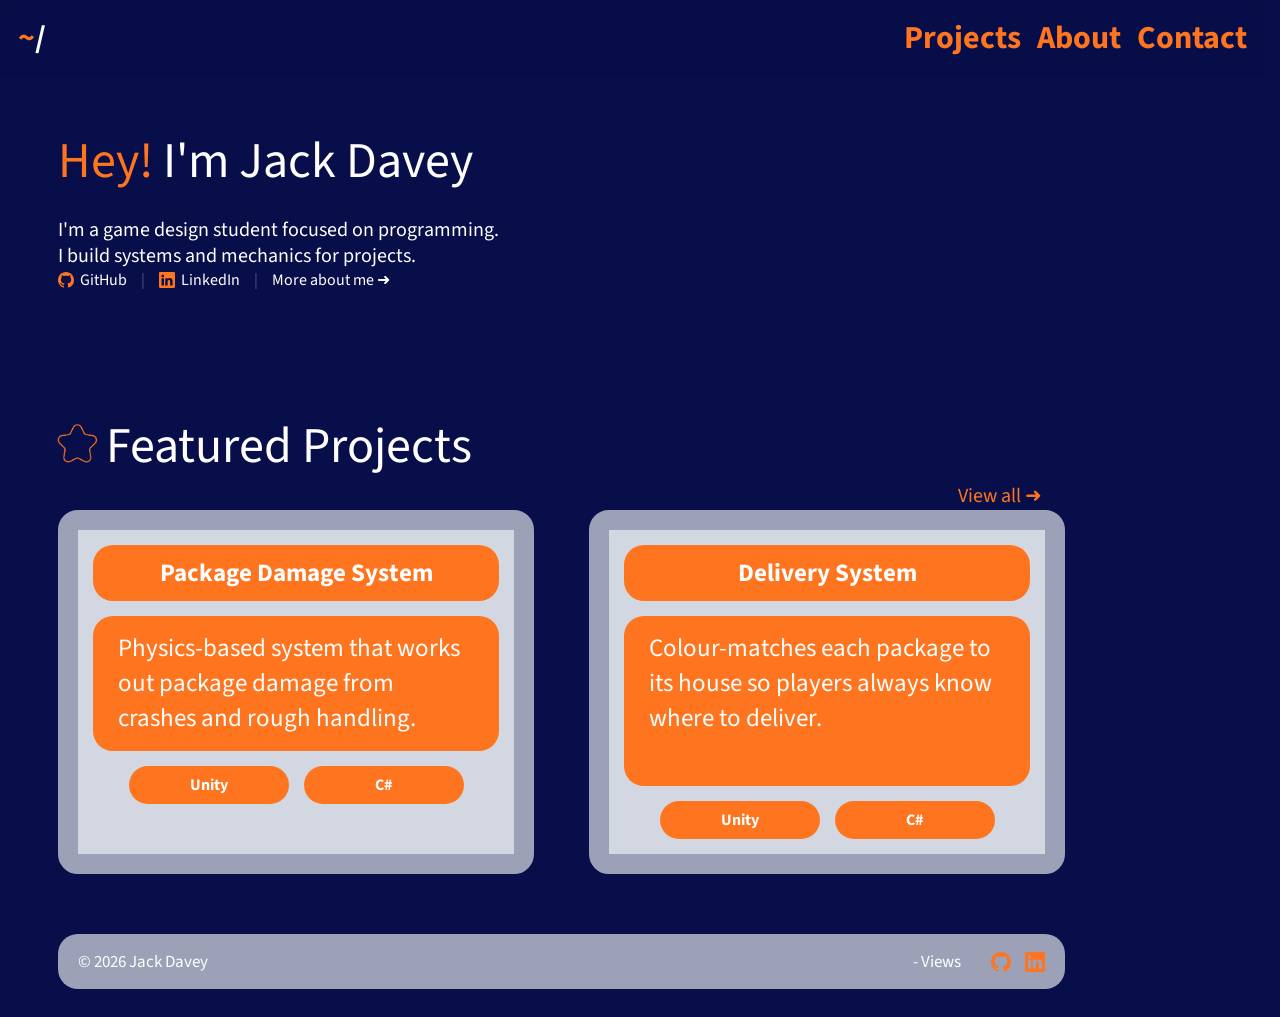
<file: index.html>
<!DOCTYPE html>
<html>
<head>
  <link rel="preconnect" href="https://fonts.googleapis.com">
  <link rel="preconnect" href="https://fonts.gstatic.com" crossorigin>
  <link href="https://fonts.googleapis.com/css2?family=Source+Sans+3:wght@400;600;700&display=swap" rel="stylesheet">
  <link rel="stylesheet" href="Style.css">
  <script src="script.js" defer></script>
</head>
<body>

  <h1>
    <a href="index.html" class="home-link"><span class="highlight-text">~</span></a>/
    <span class="highlight-text alignRight word-spacing">
      <a href="Projects.html">Projects</a>
      <a href="About.html">About</a>
      <a href="Contact.html" class="custom-link">Contact</a>
    </span>
  </h1>

  <p class="tight-spacing"><span class="highlight-text">Hey!</span> I'm Jack Davey</p>

  <p class="text">
    I'm a game design student focused on programming.<br>
    I build systems and mechanics for projects.
  </p>

  <div class="about-socials intro-socials">
    <a href="https://github.com/Min3scon" class="about-social" target="_blank">
      <svg viewBox="0 0 16 16" fill="currentColor"><path d="M8 0C3.58 0 0 3.58 0 8c0 3.54 2.29 6.53 5.47 7.59.4.07.55-.17.55-.38 0-.19-.01-.82-.01-1.49-2.01.37-2.53-.49-2.69-.94-.09-.23-.48-.94-.82-1.13-.28-.15-.68-.52-.01-.53.63-.01 1.08.58 1.23.82.72 1.21 1.87.87 2.33.66.07-.52.28-.87.51-1.07-1.78-.2-3.64-.89-3.64-3.95 0-.87.31-1.59.82-2.15-.08-.2-.36-1.02.08-2.12 0 0 .67-.21 2.2.82.64-.18 1.32-.27 2-.27.68 0 1.36.09 2 .27 1.53-1.04 2.2-.82 2.2-.82.44 1.1.16 1.92.08 2.12.51.56.82 1.27.82 2.15 0 3.07-1.87 3.75-3.65 3.95.29.25.54.73.54 1.48 0 1.07-.01 1.93-.01 2.2 0 .21.15.46.55.38A8.013 8.013 0 0016 8c0-4.42-3.58-8-8-8z"/></svg>
      <span>GitHub</span>
    </a>
    <span class="about-divider">|</span>
    <a href="https://www.linkedin.com/in/jack-davey-6a9564252/" class="about-social" target="_blank">
      <svg viewBox="0 0 16 16" fill="currentColor"><path d="M0 1.146C0 .513.526 0 1.175 0h13.65C15.474 0 16 .513 16 1.146v13.708c0 .633-.526 1.146-1.175 1.146H1.175C.526 16 0 15.487 0 14.854V1.146zm4.943 12.248V6.169H2.542v7.225h2.401zm-1.2-8.212c.837 0 1.358-.554 1.358-1.248-.015-.709-.52-1.248-1.342-1.248-.822 0-1.359.54-1.359 1.248 0 .694.521 1.248 1.327 1.248h.016zm4.908 8.212V9.359c0-.216.016-.432.08-.586.173-.431.568-.878 1.232-.878.869 0 1.216.662 1.216 1.634v3.865h2.401V9.25c0-2.22-1.184-3.252-2.764-3.252-1.274 0-1.845.7-2.165 1.193v.025h-.016a5.54 5.54 0 0 1 .016-.025V6.169h-2.4c.03.678 0 7.225 0 7.225h2.4z"/></svg>
      <span>LinkedIn</span>
    </a>
    <span class="about-divider">|</span>
    <a href="About.html" class="about-social">
      <span>More about me ➜</span>
    </a>
  </div>

  <p class="tight-spacing"><img src="Star.png" class="inline-icon"><span class="small">Featured Projects</span></p>

  <a href="Projects.html" style="text-decoration: none;">
    <p class="tight-spacing smalltext2 highlight-text">View all ➜</p>
  </a>

  <div class="box-container">

    <div class="box">
      <header class="box-header"><h2>Package Damage System</h2></header>
      <div class="box-inner">
        <p class="smalltext">Physics-based system that works out package damage from crashes and rough handling.</p>
      </div>
      <div class="pill-container">
        <div class="pill">Unity</div>
        <div class="pill">C#</div>
      </div>
    </div>

    <div class="box">
      <header class="box-header"><h2>Delivery System</h2></header>
      <div class="box-inner">
        <p class="smalltext">Colour-matches each package to its house so players always know where to deliver. ⠀⠀⠀⠀⠀⠀⠀⠀⠀⠀⠀</p>
      </div>
      <div class="pill-container">
        <div class="pill">Unity</div>
        <div class="pill">C#</div>
      </div>
    </div>

  </div>

  <footer class="footer">
    <div class="footer-left">
      <span>© 2026 Jack Davey</span>
    </div>
    <div class="footer-right">
      <span><span id="view-count">...</span> Views</span>
      <div class="about-socials">
        <a href="https://github.com/Min3scon" class="about-social" target="_blank" aria-label="GitHub">
          <svg viewBox="0 0 16 16" fill="currentColor"><path d="M8 0C3.58 0 0 3.58 0 8c0 3.54 2.29 6.53 5.47 7.59.4.07.55-.17.55-.38 0-.19-.01-.82-.01-1.49-2.01.37-2.53-.49-2.69-.94-.09-.23-.48-.94-.82-1.13-.28-.15-.68-.52-.01-.53.63-.01 1.08.58 1.23.82.72 1.21 1.87.87 2.33.66.07-.52.28-.87.51-1.07-1.78-.2-3.64-.89-3.64-3.95 0-.87.31-1.59.82-2.15-.08-.2-.36-1.02.08-2.12 0 0 .67-.21 2.2.82.64-.18 1.32-.27 2-.27.68 0 1.36.09 2 .27 1.53-1.04 2.2-.82 2.2-.82.44 1.1.16 1.92.08 2.12.51.56.82 1.27.82 2.15 0 3.07-1.87 3.75-3.65 3.95.29.25.54.73.54 1.48 0 1.07-.01 1.93-.01 2.2 0 .21.15.46.55.38A8.013 8.013 0 0016 8c0-4.42-3.58-8-8-8z"/></svg>
        </a>
        <a href="https://www.linkedin.com/in/jack-davey-6a9564252/" class="about-social" target="_blank" aria-label="LinkedIn">
          <svg viewBox="0 0 16 16" fill="currentColor"><path d="M0 1.146C0 .513.526 0 1.175 0h13.65C15.474 0 16 .513 16 1.146v13.708c0 .633-.526 1.146-1.175 1.146H1.175C.526 16 0 15.487 0 14.854V1.146zm4.943 12.248V6.169H2.542v7.225h2.401zm-1.2-8.212c.837 0 1.358-.554 1.358-1.248-.015-.709-.52-1.248-1.342-1.248-.822 0-1.359.54-1.359 1.248 0 .694.521 1.248 1.327 1.248h.016zm4.908 8.212V9.359c0-.216.016-.432.08-.586.173-.431.568-.878 1.232-.878.869 0 1.216.662 1.216 1.634v3.865h2.401V9.25c0-2.22-1.184-3.252-2.764-3.252-1.274 0-1.845.7-2.165 1.193v.025h-.016a5.54 5.54 0 0 1 .016-.025V6.169h-2.4c.03.678 0 7.225 0 7.225h2.4z"/></svg>
        </a>
      </div>
    </div>
  </footer>

</body>
</html>
</file>
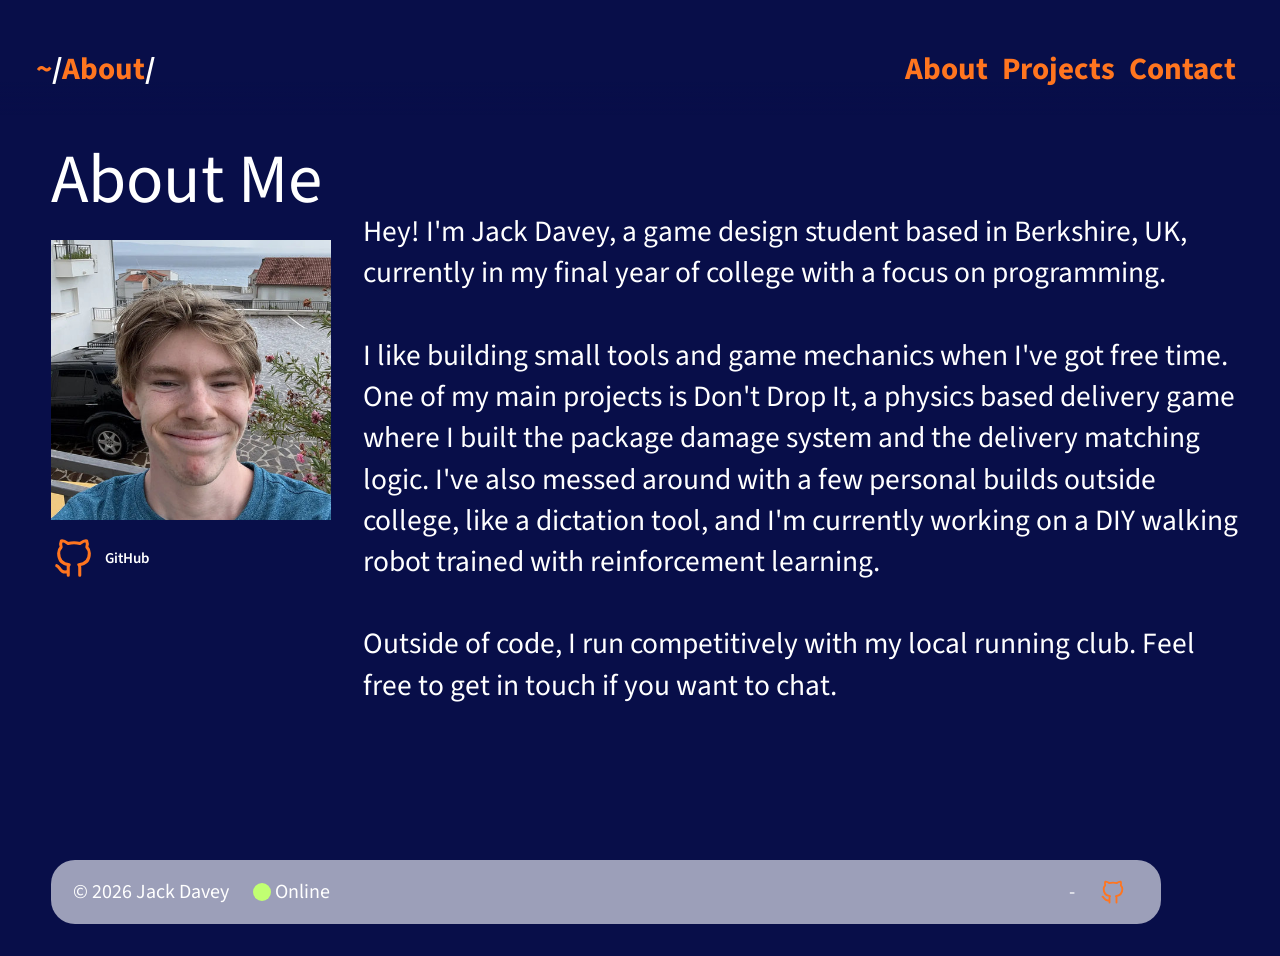
<file: about.html>
<!doctype html>
<html lang="en">
<head>
  <meta charset="utf-8">
  <meta name="viewport" content="width=device-width, initial-scale=1">
  <title>About | Jack Davey</title>
  <meta name="description" content="About Jack Davey, game design student focused on programming.">
  <link rel="stylesheet" href="styles.css">
</head>
<body>
  <header class="site-header">
    <a class="path" href="index.html" aria-label="Home"><span class="tilde">~</span>/<span class="segment">About</span>/</a>
    <nav class="nav"><a href="about.html">About</a><a href="projects.html">Projects</a><a href="contact.html">Contact</a></nav>
  </header>
  <main>
    <section class="about">
      <h1 class="page-title">About Me</h1>
      <div class="about-side">
        <img src="assets/jack.jpg" alt="Jack Davey" width="476" height="635">
        <a class="github-link" href="https://github.com/min3scon"><svg viewBox="0 0 24 24" fill="none" stroke="#ff751f" stroke-width="1.6" stroke-linecap="round" stroke-linejoin="round" aria-hidden="true"><path d="M9 19c-4.3 1.4-4.3-2.5-6-3m12 5v-3.5c0-1 .1-1.4-.5-2 2.8-.3 5.5-1.4 5.5-6a4.6 4.6 0 0 0-1.3-3.2 4.2 4.2 0 0 0-.1-3.2s-1.1-.3-3.5 1.3a12.3 12.3 0 0 0-6.2 0C6.5 2.8 5.4 3.1 5.4 3.1a4.2 4.2 0 0 0-.1 3.2A4.6 4.6 0 0 0 4 9.5c0 4.6 2.7 5.7 5.5 6-.6.6-.6 1.2-.5 2V21"/></svg>GitHub</a>
      </div>
      <div class="about-text">
        <p>Hey! I'm Jack Davey, a game design student based in Berkshire, UK, currently in my final year of college with a focus on programming.</p>
        <p>I like building small tools and game mechanics when I've got free time. One of my main projects is Don't Drop It, a physics based delivery game where I built the package damage system and the delivery matching logic. I've also messed around with a few personal builds outside college, like a dictation tool, and I'm currently working on a DIY walking robot trained with reinforcement learning.</p>
        <p>Outside of code, I run competitively with my local running club. Feel free to get in touch if you want to chat.</p>
      </div>
    </section>
  </main>
  <footer class="site-footer">
    <span>&copy; 2026 Jack Davey</span>
    <span class="online">Online</span>
    <span class="views" id="view-count">&mdash; Views</span>
    <a class="github-icon" href="https://github.com/min3scon" aria-label="GitHub"><svg viewBox="0 0 24 24" fill="none" stroke="#ff751f" stroke-width="1.6" stroke-linecap="round" stroke-linejoin="round" aria-hidden="true"><path d="M9 19c-4.3 1.4-4.3-2.5-6-3m12 5v-3.5c0-1 .1-1.4-.5-2 2.8-.3 5.5-1.4 5.5-6a4.6 4.6 0 0 0-1.3-3.2 4.2 4.2 0 0 0-.1-3.2s-1.1-.3-3.5 1.3a12.3 12.3 0 0 0-6.2 0C6.5 2.8 5.4 3.1 5.4 3.1a4.2 4.2 0 0 0-.1 3.2A4.6 4.6 0 0 0 4 9.5c0 4.6 2.7 5.7 5.5 6-.6.6-.6 1.2-.5 2V21"/></svg></a>
  </footer>
  <script src="script.js"></script>
  <script src="moon.js"></script>
</body>
</html>
</file>
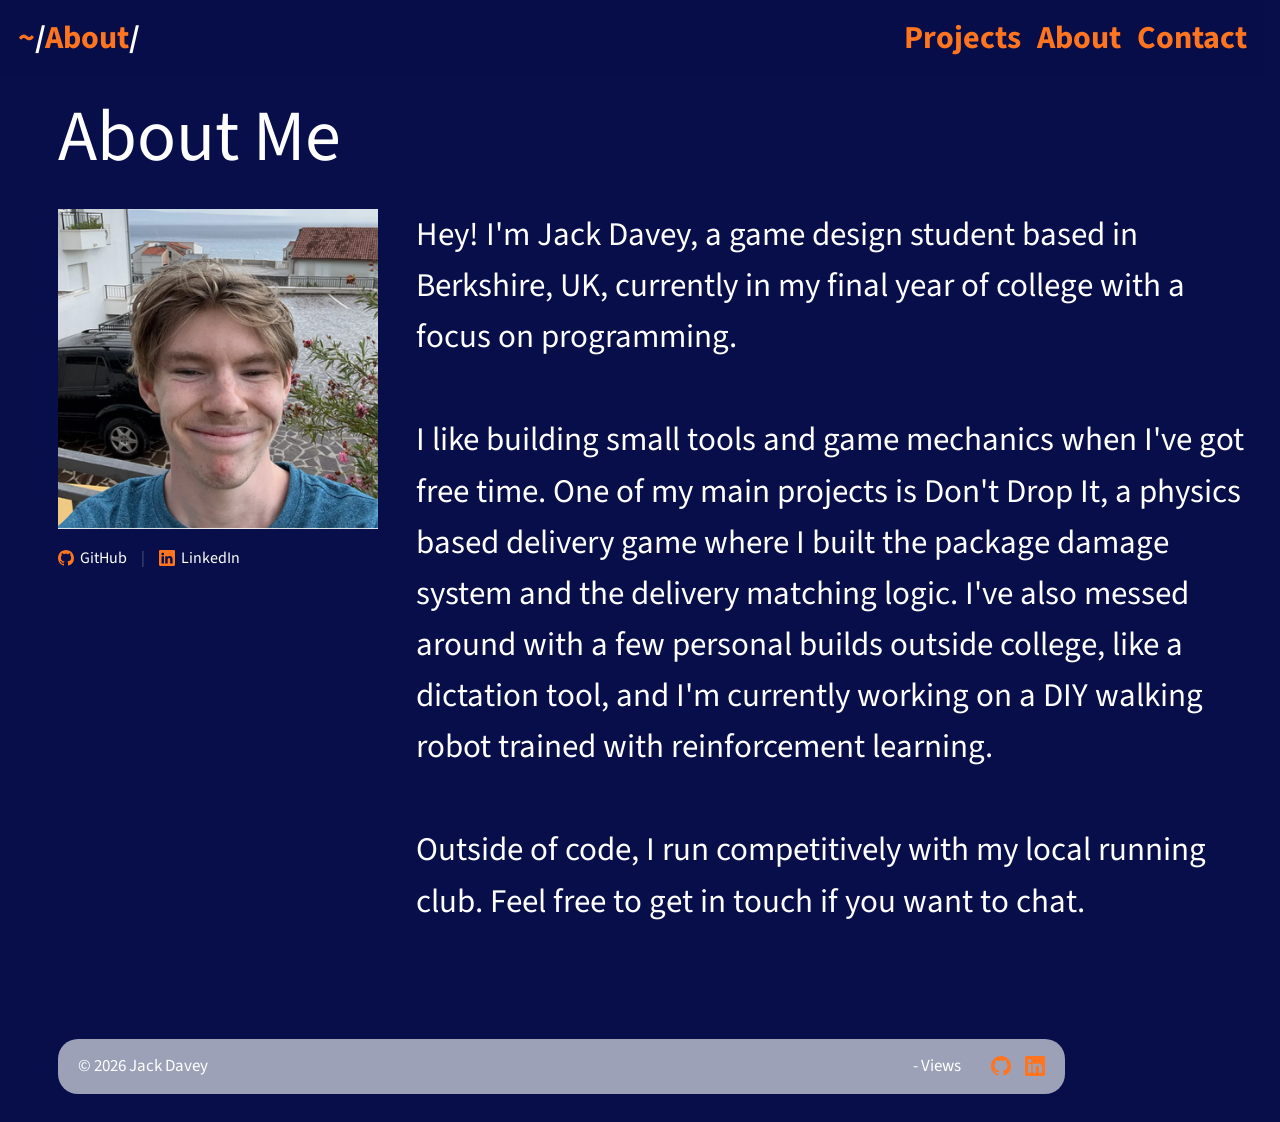
<file: About.html>
<!DOCTYPE html>
<html>
<head>
  <link rel="preconnect" href="https://fonts.googleapis.com">
  <link rel="preconnect" href="https://fonts.gstatic.com" crossorigin>
  <link href="https://fonts.googleapis.com/css2?family=Source+Sans+3:wght@400;600;700&display=swap" rel="stylesheet">
  <link rel="stylesheet" href="Style.css">
  <script src="script.js" defer></script>
</head>
<body>

  <h1>
    <a href="index.html" class="home-link"><span class="highlight-text">~</span></a>/<span class="highlight-text">About</span>/
    <span class="highlight-text alignRight word-spacing">
      <a href="Projects.html">Projects</a>
      <a href="About.html">About</a>
      <a href="Contact.html" class="custom-link">Contact</a>
    </span>
  </h1>

  <h2 class="about-title">About Me</h2>

  <div class="about-layout">

    <div class="about-side">
      <img src="pic.png" alt="Photo of Jack Davey" class="about-photo">
      <div class="about-socials">
        <a href="https://github.com/Min3scon" class="about-social" target="_blank">
          <svg viewBox="0 0 16 16" fill="currentColor"><path d="M8 0C3.58 0 0 3.58 0 8c0 3.54 2.29 6.53 5.47 7.59.4.07.55-.17.55-.38 0-.19-.01-.82-.01-1.49-2.01.37-2.53-.49-2.69-.94-.09-.23-.48-.94-.82-1.13-.28-.15-.68-.52-.01-.53.63-.01 1.08.58 1.23.82.72 1.21 1.87.87 2.33.66.07-.52.28-.87.51-1.07-1.78-.2-3.64-.89-3.64-3.95 0-.87.31-1.59.82-2.15-.08-.2-.36-1.02.08-2.12 0 0 .67-.21 2.2.82.64-.18 1.32-.27 2-.27.68 0 1.36.09 2 .27 1.53-1.04 2.2-.82 2.2-.82.44 1.1.16 1.92.08 2.12.51.56.82 1.27.82 2.15 0 3.07-1.87 3.75-3.65 3.95.29.25.54.73.54 1.48 0 1.07-.01 1.93-.01 2.2 0 .21.15.46.55.38A8.013 8.013 0 0016 8c0-4.42-3.58-8-8-8z"/></svg>
          <span>GitHub</span>
        </a>
        <span class="about-divider">|</span>
        <a href="https://www.linkedin.com/in/jack-davey-6a9564252/" class="about-social" target="_blank">
          <svg viewBox="0 0 16 16" fill="currentColor"><path d="M0 1.146C0 .513.526 0 1.175 0h13.65C15.474 0 16 .513 16 1.146v13.708c0 .633-.526 1.146-1.175 1.146H1.175C.526 16 0 15.487 0 14.854V1.146zm4.943 12.248V6.169H2.542v7.225h2.401zm-1.2-8.212c.837 0 1.358-.554 1.358-1.248-.015-.709-.52-1.248-1.342-1.248-.822 0-1.359.54-1.359 1.248 0 .694.521 1.248 1.327 1.248h.016zm4.908 8.212V9.359c0-.216.016-.432.08-.586.173-.431.568-.878 1.232-.878.869 0 1.216.662 1.216 1.634v3.865h2.401V9.25c0-2.22-1.184-3.252-2.764-3.252-1.274 0-1.845.7-2.165 1.193v.025h-.016a5.54 5.54 0 0 1 .016-.025V6.169h-2.4c.03.678 0 7.225 0 7.225h2.4z"/></svg>
          <span>LinkedIn</span>
        </a>
      </div>
    </div>

    <div class="about-text">
      <p>Hey! I'm Jack Davey, a game design student based in Berkshire, UK, currently in my final year of college with a focus on programming.</p>
      <p>I like building small tools and game mechanics when I've got free time. One of my main projects is Don't Drop It, a physics based delivery game where I built the package damage system and the delivery matching logic. I've also messed around with a few personal builds outside college, like a dictation tool, and I'm currently working on a DIY walking robot trained with reinforcement learning.</p>
      <p>Outside of code, I run competitively with my local running club. Feel free to get in touch if you want to chat.</p>
    </div>

  </div>

  <footer class="footer">
    <div class="footer-left">
      <span>© 2026 Jack Davey</span>
    </div>
    <div class="footer-right">
      <span><span id="view-count">...</span> Views</span>
      <div class="about-socials">
        <a href="https://github.com/Min3scon" class="about-social" target="_blank" aria-label="GitHub">
          <svg viewBox="0 0 16 16" fill="currentColor"><path d="M8 0C3.58 0 0 3.58 0 8c0 3.54 2.29 6.53 5.47 7.59.4.07.55-.17.55-.38 0-.19-.01-.82-.01-1.49-2.01.37-2.53-.49-2.69-.94-.09-.23-.48-.94-.82-1.13-.28-.15-.68-.52-.01-.53.63-.01 1.08.58 1.23.82.72 1.21 1.87.87 2.33.66.07-.52.28-.87.51-1.07-1.78-.2-3.64-.89-3.64-3.95 0-.87.31-1.59.82-2.15-.08-.2-.36-1.02.08-2.12 0 0 .67-.21 2.2.82.64-.18 1.32-.27 2-.27.68 0 1.36.09 2 .27 1.53-1.04 2.2-.82 2.2-.82.44 1.1.16 1.92.08 2.12.51.56.82 1.27.82 2.15 0 3.07-1.87 3.75-3.65 3.95.29.25.54.73.54 1.48 0 1.07-.01 1.93-.01 2.2 0 .21.15.46.55.38A8.013 8.013 0 0016 8c0-4.42-3.58-8-8-8z"/></svg>
        </a>
        <a href="https://www.linkedin.com/in/jack-davey-6a9564252/" class="about-social" target="_blank" aria-label="LinkedIn">
          <svg viewBox="0 0 16 16" fill="currentColor"><path d="M0 1.146C0 .513.526 0 1.175 0h13.65C15.474 0 16 .513 16 1.146v13.708c0 .633-.526 1.146-1.175 1.146H1.175C.526 16 0 15.487 0 14.854V1.146zm4.943 12.248V6.169H2.542v7.225h2.401zm-1.2-8.212c.837 0 1.358-.554 1.358-1.248-.015-.709-.52-1.248-1.342-1.248-.822 0-1.359.54-1.359 1.248 0 .694.521 1.248 1.327 1.248h.016zm4.908 8.212V9.359c0-.216.016-.432.08-.586.173-.431.568-.878 1.232-.878.869 0 1.216.662 1.216 1.634v3.865h2.401V9.25c0-2.22-1.184-3.252-2.764-3.252-1.274 0-1.845.7-2.165 1.193v.025h-.016a5.54 5.54 0 0 1 .016-.025V6.169h-2.4c.03.678 0 7.225 0 7.225h2.4z"/></svg>
        </a>
      </div>
    </div>
  </footer>

</body>
</html>
</file>
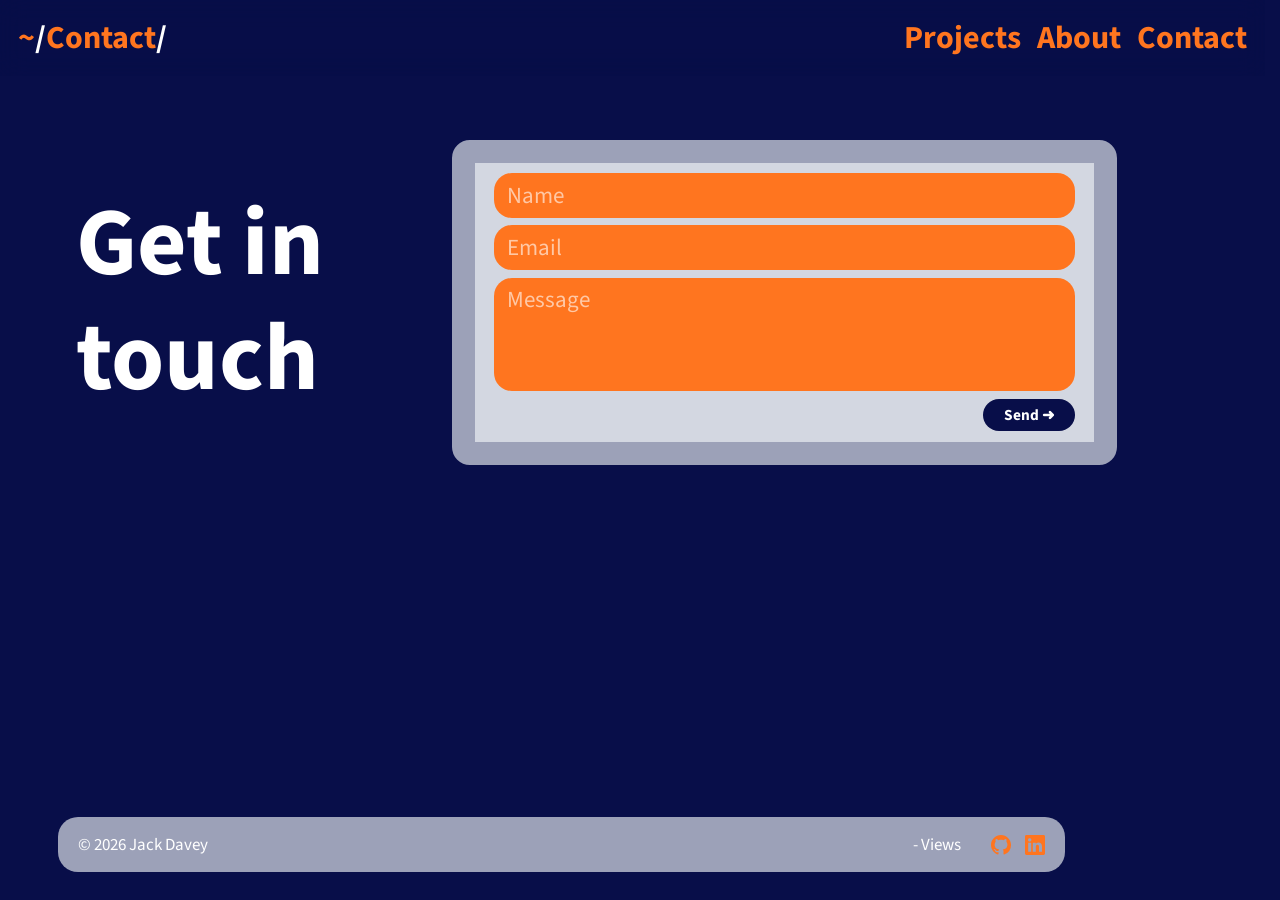
<file: Contact.html>
<!DOCTYPE html>
<html>
<head>
  <link rel="preconnect" href="https://fonts.googleapis.com">
  <link rel="preconnect" href="https://fonts.gstatic.com" crossorigin>
  <link href="https://fonts.googleapis.com/css2?family=Source+Sans+3:wght@400;600;700&display=swap" rel="stylesheet">
  <link rel="stylesheet" href="Style.css">
  <script src="script.js" defer></script>
</head>
<body>

  <h1>
    <a href="index.html" class="home-link"><span class="highlight-text">~</span></a>/<span class="highlight-text">Contact</span>/
    <span class="highlight-text alignRight word-spacing">
      <a href="Projects.html">Projects</a>
      <a href="About.html">About</a>
      <a href="Contact.html" class="custom-link">Contact</a>
    </span>
  </h1>

  <div class="contact-layout">

    <h2 class="contact-title">Get in<br>touch</h2>

    <form class="contact-form" action="https://formsubmit.co/daveyjack48@gmail.com" method="POST">
      <input type="hidden" name="_subject" value="New message from your portfolio">
      <input type="hidden" name="_template" value="table">
      <input type="text" name="_honey" class="contact-honey" tabindex="-1" autocomplete="off">

      <input type="text" name="name" placeholder="Name" required>
      <input type="email" name="email" placeholder="Email" required>
      <textarea name="message" placeholder="Message" required></textarea>

      <button type="submit" class="contact-send">Send ➜</button>
    </form>

  </div>

  <footer class="footer">
    <div class="footer-left">
      <span>© 2026 Jack Davey</span>
    </div>
    <div class="footer-right">
      <span><span id="view-count">...</span> Views</span>
      <div class="about-socials">
        <a href="https://github.com/Min3scon" class="about-social" target="_blank" aria-label="GitHub">
          <svg viewBox="0 0 16 16" fill="currentColor"><path d="M8 0C3.58 0 0 3.58 0 8c0 3.54 2.29 6.53 5.47 7.59.4.07.55-.17.55-.38 0-.19-.01-.82-.01-1.49-2.01.37-2.53-.49-2.69-.94-.09-.23-.48-.94-.82-1.13-.28-.15-.68-.52-.01-.53.63-.01 1.08.58 1.23.82.72 1.21 1.87.87 2.33.66.07-.52.28-.87.51-1.07-1.78-.2-3.64-.89-3.64-3.95 0-.87.31-1.59.82-2.15-.08-.2-.36-1.02.08-2.12 0 0 .67-.21 2.2.82.64-.18 1.32-.27 2-.27.68 0 1.36.09 2 .27 1.53-1.04 2.2-.82 2.2-.82.44 1.1.16 1.92.08 2.12.51.56.82 1.27.82 2.15 0 3.07-1.87 3.75-3.65 3.95.29.25.54.73.54 1.48 0 1.07-.01 1.93-.01 2.2 0 .21.15.46.55.38A8.013 8.013 0 0016 8c0-4.42-3.58-8-8-8z"/></svg>
        </a>
        <a href="https://www.linkedin.com/in/jack-davey-6a9564252/" class="about-social" target="_blank" aria-label="LinkedIn">
          <svg viewBox="0 0 16 16" fill="currentColor"><path d="M0 1.146C0 .513.526 0 1.175 0h13.65C15.474 0 16 .513 16 1.146v13.708c0 .633-.526 1.146-1.175 1.146H1.175C.526 16 0 15.487 0 14.854V1.146zm4.943 12.248V6.169H2.542v7.225h2.401zm-1.2-8.212c.837 0 1.358-.554 1.358-1.248-.015-.709-.52-1.248-1.342-1.248-.822 0-1.359.54-1.359 1.248 0 .694.521 1.248 1.327 1.248h.016zm4.908 8.212V9.359c0-.216.016-.432.08-.586.173-.431.568-.878 1.232-.878.869 0 1.216.662 1.216 1.634v3.865h2.401V9.25c0-2.22-1.184-3.252-2.764-3.252-1.274 0-1.845.7-2.165 1.193v.025h-.016a5.54 5.54 0 0 1 .016-.025V6.169h-2.4c.03.678 0 7.225 0 7.225h2.4z"/></svg>
        </a>
      </div>
    </div>
  </footer>

</body>
</html>
</file>
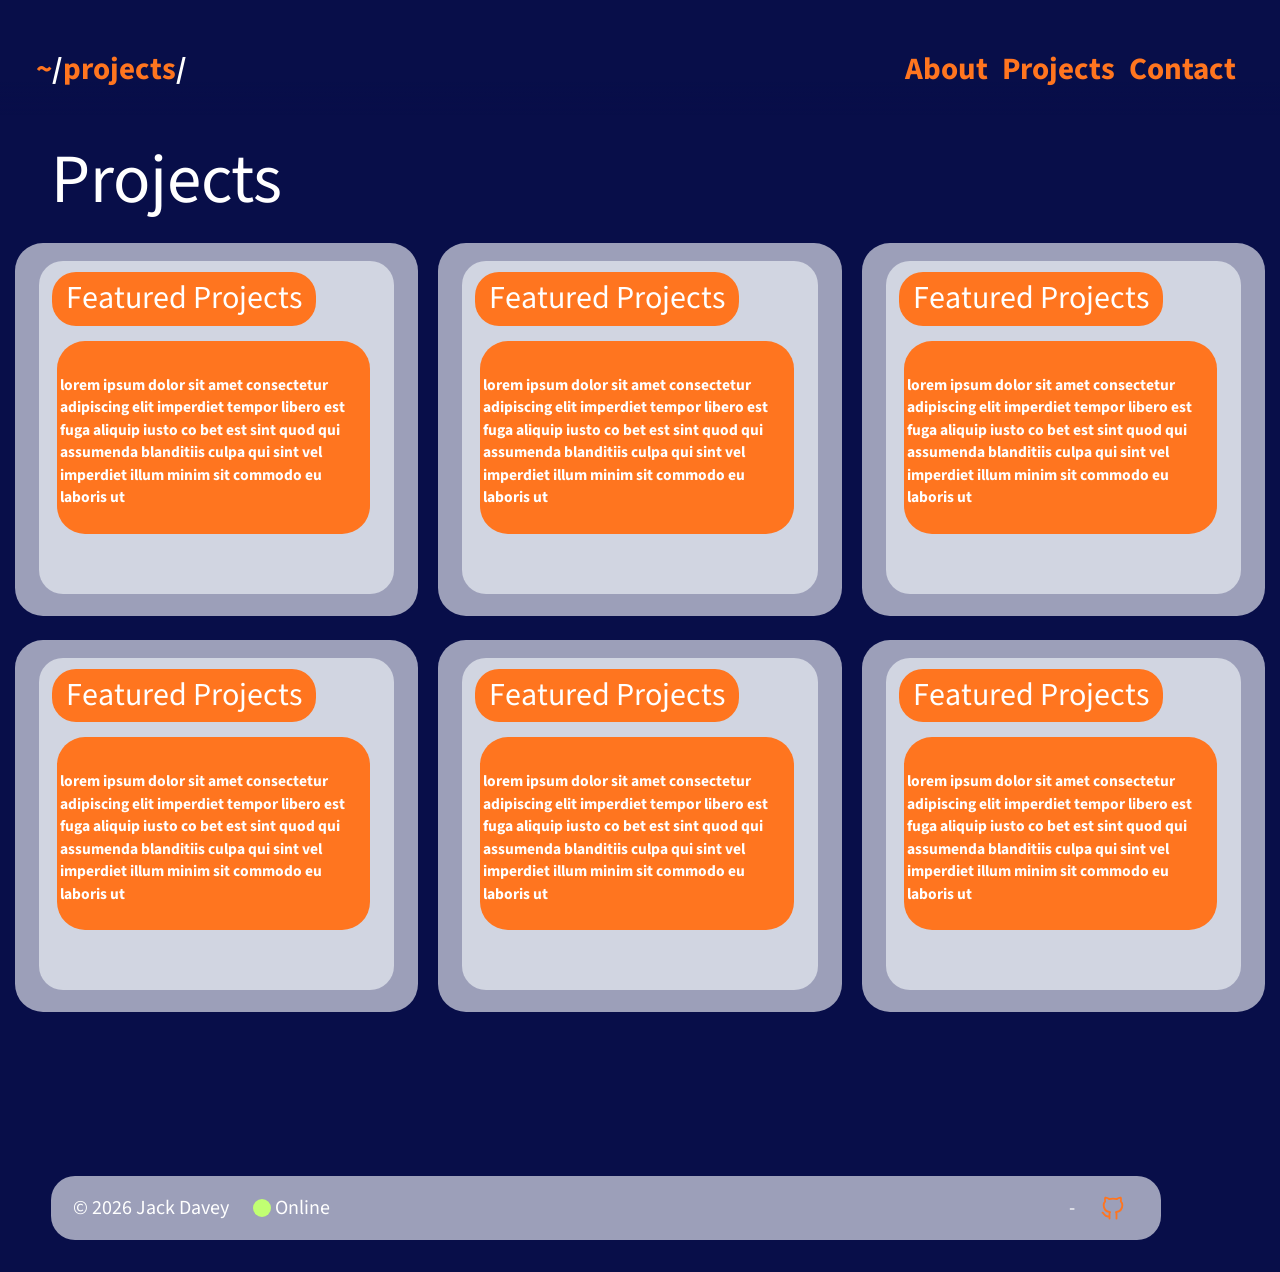
<file: projects.html>
<!doctype html>
<html lang="en">
<head>
  <meta charset="utf-8">
  <meta name="viewport" content="width=device-width, initial-scale=1">
  <title>Projects | Jack Davey</title>
  <meta name="description" content="Projects by Jack Davey, game design student focused on programming.">
  <link rel="stylesheet" href="styles.css">
</head>
<body>
  <header class="site-header">
    <a class="path" href="index.html" aria-label="Home"><span class="tilde">~</span>/<span class="segment">projects</span>/</a>
    <nav class="nav"><a href="about.html">About</a><a href="projects.html">Projects</a><a href="contact.html">Contact</a></nav>
  </header>
  <main>
    <h1 class="page-title">Projects</h1>
    <div class="card-grid all">
      <article class="card">
        <div class="card-inner">
          <h2 class="card-title">Featured Projects</h2>
          <p class="card-body">lorem ipsum dolor sit amet consectetur adipiscing elit imperdiet tempor libero est fuga aliquip iusto co bet est sint quod qui assumenda blanditiis culpa qui sint vel imperdiet illum minim sit commodo eu laboris ut</p>
        </div>
      </article>
      <article class="card">
        <div class="card-inner">
          <h2 class="card-title">Featured Projects</h2>
          <p class="card-body">lorem ipsum dolor sit amet consectetur adipiscing elit imperdiet tempor libero est fuga aliquip iusto co bet est sint quod qui assumenda blanditiis culpa qui sint vel imperdiet illum minim sit commodo eu laboris ut</p>
        </div>
      </article>
      <article class="card">
        <div class="card-inner">
          <h2 class="card-title">Featured Projects</h2>
          <p class="card-body">lorem ipsum dolor sit amet consectetur adipiscing elit imperdiet tempor libero est fuga aliquip iusto co bet est sint quod qui assumenda blanditiis culpa qui sint vel imperdiet illum minim sit commodo eu laboris ut</p>
        </div>
      </article>
      <article class="card">
        <div class="card-inner">
          <h2 class="card-title">Featured Projects</h2>
          <p class="card-body">lorem ipsum dolor sit amet consectetur adipiscing elit imperdiet tempor libero est fuga aliquip iusto co bet est sint quod qui assumenda blanditiis culpa qui sint vel imperdiet illum minim sit commodo eu laboris ut</p>
        </div>
      </article>
      <article class="card">
        <div class="card-inner">
          <h2 class="card-title">Featured Projects</h2>
          <p class="card-body">lorem ipsum dolor sit amet consectetur adipiscing elit imperdiet tempor libero est fuga aliquip iusto co bet est sint quod qui assumenda blanditiis culpa qui sint vel imperdiet illum minim sit commodo eu laboris ut</p>
        </div>
      </article>
      <article class="card">
        <div class="card-inner">
          <h2 class="card-title">Featured Projects</h2>
          <p class="card-body">lorem ipsum dolor sit amet consectetur adipiscing elit imperdiet tempor libero est fuga aliquip iusto co bet est sint quod qui assumenda blanditiis culpa qui sint vel imperdiet illum minim sit commodo eu laboris ut</p>
        </div>
      </article>
    </div>
  </main>
  <footer class="site-footer">
    <span>&copy; 2026 Jack Davey</span>
    <span class="online">Online</span>
    <span class="views" id="view-count">&mdash; Views</span>
    <a class="github-icon" href="https://github.com/min3scon" aria-label="GitHub"><svg viewBox="0 0 24 24" fill="none" stroke="#ff751f" stroke-width="1.6" stroke-linecap="round" stroke-linejoin="round" aria-hidden="true"><path d="M9 19c-4.3 1.4-4.3-2.5-6-3m12 5v-3.5c0-1 .1-1.4-.5-2 2.8-.3 5.5-1.4 5.5-6a4.6 4.6 0 0 0-1.3-3.2 4.2 4.2 0 0 0-.1-3.2s-1.1-.3-3.5 1.3a12.3 12.3 0 0 0-6.2 0C6.5 2.8 5.4 3.1 5.4 3.1a4.2 4.2 0 0 0-.1 3.2A4.6 4.6 0 0 0 4 9.5c0 4.6 2.7 5.7 5.5 6-.6.6-.6 1.2-.5 2V21"/></svg></a>
  </footer>
  <script src="script.js"></script>
  <script src="moon.js"></script>
</body>
</html>
</file>
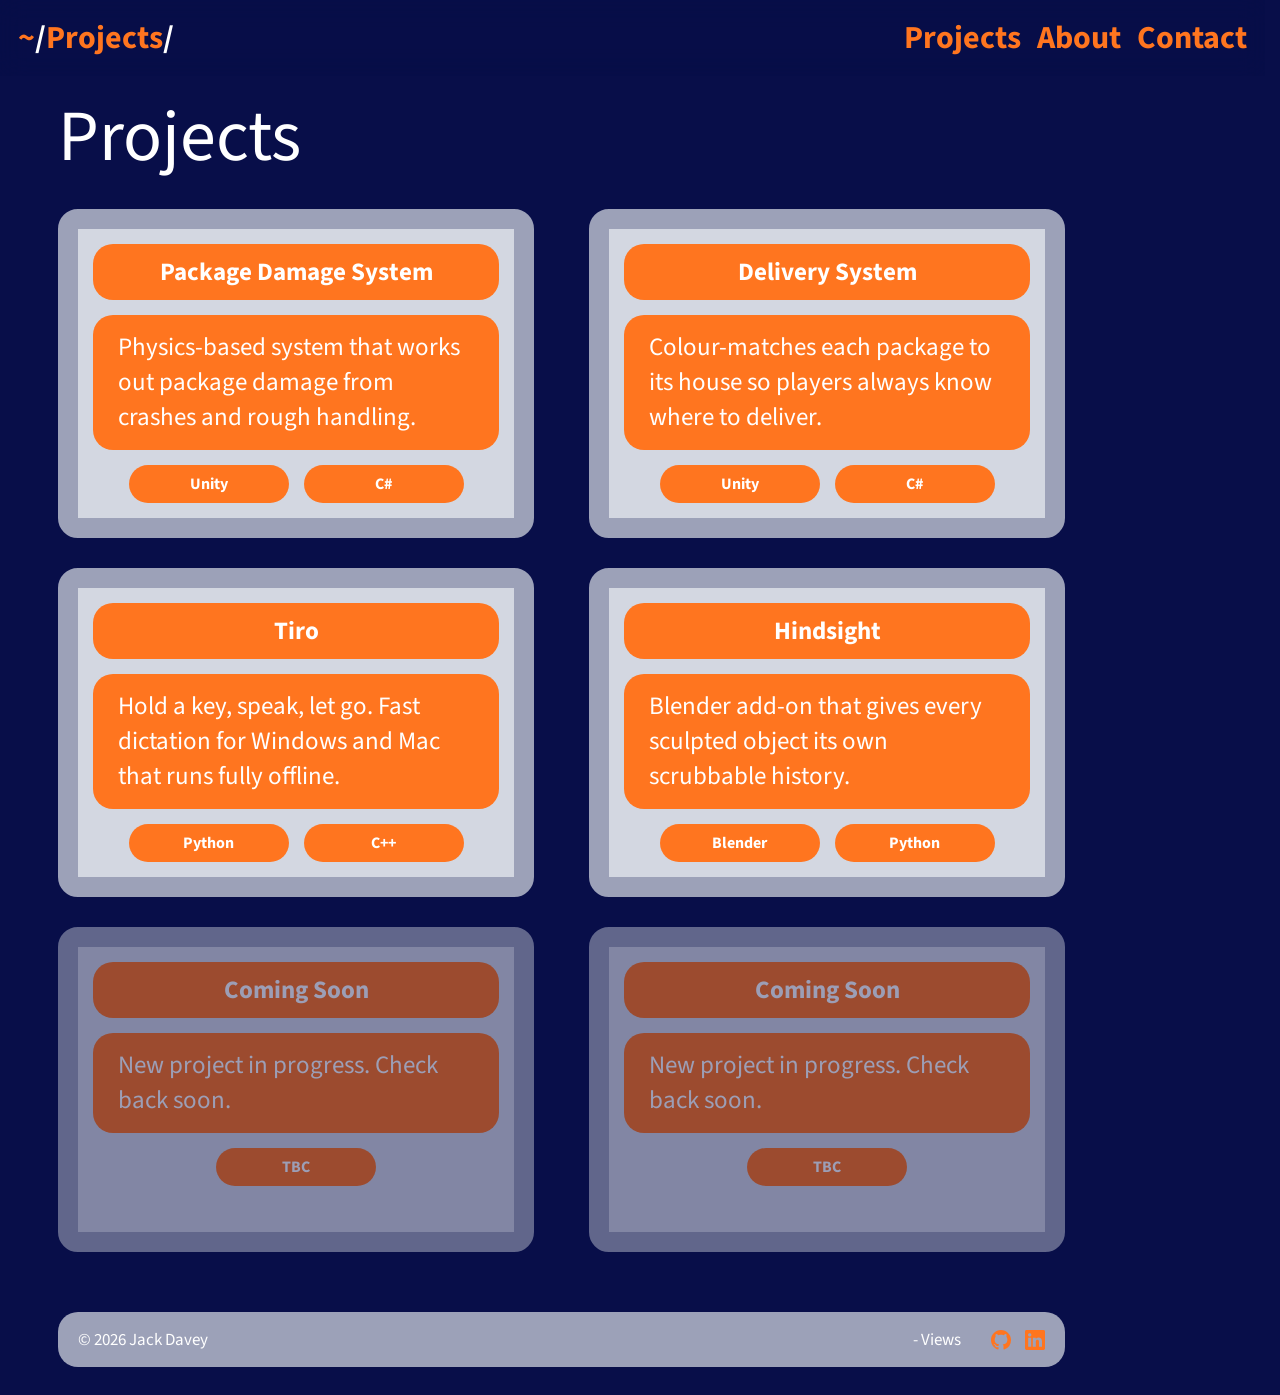
<file: Projects.html>
<!DOCTYPE html>
<html>
<head>
  <link rel="preconnect" href="https://fonts.googleapis.com">
  <link rel="preconnect" href="https://fonts.gstatic.com" crossorigin>
  <link href="https://fonts.googleapis.com/css2?family=Source+Sans+3:wght@400;600;700&display=swap" rel="stylesheet">
  <link rel="stylesheet" href="Style.css">
  <script src="script.js" defer></script>
</head>
<body>

  <h1>
    <a href="index.html" class="home-link"><span class="highlight-text">~</span></a>/<span class="highlight-text">Projects</span>/
    <span class="highlight-text alignRight word-spacing">
      <a href="Projects.html">Projects</a>
      <a href="About.html">About</a>
      <a href="Contact.html" class="custom-link">Contact</a>
    </span>
  </h1>

  <h2 class="about-title">Projects</h2>

  <div class="box-container project-grid">

    <div class="box project-box" data-code="code-1">
      <header class="box-header"><h2>Package Damage System</h2></header>
      <div class="box-inner">
        <p class="smalltext">Physics-based system that works out package damage from crashes and rough handling.</p>
      </div>
      <div class="pill-container">
        <div class="pill">Unity</div>
        <div class="pill">C#</div>
      </div>
    </div>

    <div class="box project-box" data-code="code-2">
      <header class="box-header"><h2>Delivery System</h2></header>
      <div class="box-inner">
        <p class="smalltext">Colour-matches each package to its house so players always know where to deliver.</p>
      </div>
      <div class="pill-container">
        <div class="pill">Unity</div>
        <div class="pill">C#</div>
      </div>
    </div>

    <div class="box project-box" data-info="info-tiro">
      <header class="box-header"><h2>Tiro</h2></header>
      <div class="box-inner">
        <p class="smalltext">Hold a key, speak, let go. Fast dictation for Windows and Mac that runs fully offline.</p>
      </div>
      <div class="pill-container">
        <div class="pill">Python</div>
        <div class="pill">C++</div>
      </div>
    </div>

    <div class="box project-box" data-info="info-hindsight">
      <header class="box-header"><h2>Hindsight</h2></header>
      <div class="box-inner">
        <p class="smalltext">Blender add-on that gives every sculpted object its own scrubbable history.</p>
      </div>
      <div class="pill-container">
        <div class="pill">Blender</div>
        <div class="pill">Python</div>
      </div>
    </div>

    <div class="box box-soon">
      <header class="box-header"><h2>Coming Soon</h2></header>
      <div class="box-inner">
        <p class="smalltext">New project in progress. Check back soon.</p>
      </div>
      <div class="pill-container">
        <div class="pill">TBC</div>
      </div>
    </div>

    <div class="box box-soon">
      <header class="box-header"><h2>Coming Soon</h2></header>
      <div class="box-inner">
        <p class="smalltext">New project in progress. Check back soon.</p>
      </div>
      <div class="pill-container">
        <div class="pill">TBC</div>
      </div>
    </div>

  </div>

<script type="text/plain" id="code-1">
using UnityEngine;

public class PackageDamage : MonoBehaviour
{
    [SerializeField] private Rigidbody body;
    [SerializeField] private float minimumDamageThreshold = 2f;
    [SerializeField] private float collisionDamageScale = 5f;

    [Header("Destroy Penalty")]
    [SerializeField] private float destroyPenalty = 20f;
    [SerializeField] private Money money;

    private Health health;
    private bool handledDeath;

    private void Awake()
    {
        if (body == null) body = GetComponent<Rigidbody>();
        health = GetComponent<Health>();

        if (money == null)
            money = FindFirstObjectByType<Money>();
    }

    private void OnEnable()
    {
        if (health != null) health.OnDeath += OnPackageDeath;
    }

    private void OnDisable()
    {
        if (health != null) health.OnDeath -= OnPackageDeath;
    }

    private void OnCollisionEnter(Collision collision)
    {
        if (health == null) return;
        if (collision.contactCount == 0) return;

        Vector3 normal = collision.GetContact(0).normal;
        float normalImpactSpeed = Mathf.Abs(Vector3.Dot(collision.relativeVelocity, normal));

        if (normalImpactSpeed <= minimumDamageThreshold) return;

        float damage = (normalImpactSpeed - minimumDamageThreshold) * collisionDamageScale;
        health.TakeDamage(damage);
    }

    private void OnPackageDeath()
    {
        if (handledDeath) return;
        handledDeath = true;

        if (money != null)
            money.Remove(destroyPenalty);

        PackageSpawner.NotifyPackageDeliveredOrDestroyed();
        Destroy(gameObject);
    }
}
</script>

<script type="text/plain" id="code-2">
using UnityEngine;

public class PackageDelivery : MonoBehaviour
{
    [SerializeField] private PackageColor requiredColor;
    [SerializeField] private float maxPay = 100f;
    [SerializeField] private float wrongPackagePenalty = 25f;
    [SerializeField] private Money money;

    private void OnTriggerEnter(Collider other)
    {
        PackageColorTag colorTag = other.GetComponent<PackageColorTag>();
        if (colorTag == null) return;

        bool correct = (colorTag.packageColor == requiredColor);

        if (money != null)
        {
            if (correct)
            {
                Health health = other.GetComponent<Health>();
                float payMultiplier = (health != null) ? health.HealthPercent : 1f;
                float pay = maxPay * payMultiplier;
                money.Add(pay);
            }
            else
            {
                money.Remove(wrongPackagePenalty);
            }
        }

        PackageSpawner.NotifyPackageDeliveredOrDestroyed();
        Destroy(other.gameObject);
    }
}
</script>

  <template id="info-tiro">
    <h3>What it does</h3>
    <p>Tiro is a push-to-talk dictation app for Windows and Mac. Hold your dictation key anywhere, talk naturally, and the text streams into whatever app you're using, with punctuation and capitals. Everything runs on your own computer, so nothing you say is sent anywhere.</p>
    <h3>Highlights</h3>
    <ul>
      <li>Uses NVIDIA's Parakeet TDT speech model, running locally</li>
      <li>A correction pass learns the names and terms you use, without rewriting what you said</li>
      <li>The rest of your words land about 0.05 s after you let go of the key</li>
      <li>Installer checks your CPU, GPU and RAM and picks the fastest setup</li>
      <li>Updates itself safely, with each download checked against a signed list</li>
    </ul>
    <h3>Main files</h3>
    <ul>
      <li><strong>tiro/app.py</strong>: the main app and tray icon</li>
      <li><strong>tiro/hotkey.py</strong>: listens for the dictation key</li>
      <li><strong>tiro/audio.py</strong> and <strong>tiro/vad.py</strong>: microphone input and voice detection</li>
      <li><strong>tiro/asr.py</strong> and <strong>tiro/stream.py</strong>: speech recognition and live streaming</li>
      <li><strong>tiro/injector.py</strong>: types the text into the focused app</li>
      <li><strong>core/</strong>: the C++ engine</li>
    </ul>
    <a class="info-button" href="https://github.com/Min3scon/tiro" target="_blank">View on GitHub ➜</a>
  </template>

  <template id="info-hindsight">
    <h3>What it does</h3>
    <p>Hindsight is a Blender add-on that gives every sculpted object its own history. Drag a slider to go back through up to 10,000 steps, look, and drag forward again. The history is saved with your file.</p>
    <h3>Highlights</h3>
    <ul>
      <li>Each sculpt stroke is one step, storing only the vertices it moved (about 12 KB on a 100k mesh)</li>
      <li>Jumping to any step is exact, bit for bit</li>
      <li>Optional object recording, including Edit Mode step by step</li>
      <li>A global timeline puts every object's steps in the order you made them</li>
      <li>Movie Mode plays the history back so you can render a timelapse</li>
    </ul>
    <h3>Main files</h3>
    <ul>
      <li><strong>hindsight/core/</strong>: the history engine (deltas, storage, file format) in Python and numpy</li>
      <li><strong>hindsight/bl/</strong>: the Blender side (recorder, slider, panels, saving)</li>
      <li><strong>tests/</strong>: headless tests that run inside every installed Blender version</li>
      <li><strong>site/</strong>: the project website and in-browser demo</li>
    </ul>
    <a class="info-button" href="https://github.com/Min3scon/Hindsight" target="_blank">View on GitHub ➜</a>
  </template>

  <div class="code-modal" id="code-modal">
    <div class="code-window">
      <div class="code-header">
        <h2 id="code-title"></h2>
        <button class="code-close" id="code-close" aria-label="Close">✕</button>
      </div>
      <pre class="code-body" id="code-body"><code id="code-content"></code></pre>
      <div class="info-body" id="info-body"></div>
    </div>
  </div>

  <footer class="footer">
    <div class="footer-left">
      <span>© 2026 Jack Davey</span>
    </div>
    <div class="footer-right">
      <span><span id="view-count">...</span> Views</span>
      <div class="about-socials">
        <a href="https://github.com/Min3scon" class="about-social" target="_blank" aria-label="GitHub">
          <svg viewBox="0 0 16 16" fill="currentColor"><path d="M8 0C3.58 0 0 3.58 0 8c0 3.54 2.29 6.53 5.47 7.59.4.07.55-.17.55-.38 0-.19-.01-.82-.01-1.49-2.01.37-2.53-.49-2.69-.94-.09-.23-.48-.94-.82-1.13-.28-.15-.68-.52-.01-.53.63-.01 1.08.58 1.23.82.72 1.21 1.87.87 2.33.66.07-.52.28-.87.51-1.07-1.78-.2-3.64-.89-3.64-3.95 0-.87.31-1.59.82-2.15-.08-.2-.36-1.02.08-2.12 0 0 .67-.21 2.2.82.64-.18 1.32-.27 2-.27.68 0 1.36.09 2 .27 1.53-1.04 2.2-.82 2.2-.82.44 1.1.16 1.92.08 2.12.51.56.82 1.27.82 2.15 0 3.07-1.87 3.75-3.65 3.95.29.25.54.73.54 1.48 0 1.07-.01 1.93-.01 2.2 0 .21.15.46.55.38A8.013 8.013 0 0016 8c0-4.42-3.58-8-8-8z"/></svg>
        </a>
        <a href="https://www.linkedin.com/in/jack-davey-6a9564252/" class="about-social" target="_blank" aria-label="LinkedIn">
          <svg viewBox="0 0 16 16" fill="currentColor"><path d="M0 1.146C0 .513.526 0 1.175 0h13.65C15.474 0 16 .513 16 1.146v13.708c0 .633-.526 1.146-1.175 1.146H1.175C.526 16 0 15.487 0 14.854V1.146zm4.943 12.248V6.169H2.542v7.225h2.401zm-1.2-8.212c.837 0 1.358-.554 1.358-1.248-.015-.709-.52-1.248-1.342-1.248-.822 0-1.359.54-1.359 1.248 0 .694.521 1.248 1.327 1.248h.016zm4.908 8.212V9.359c0-.216.016-.432.08-.586.173-.431.568-.878 1.232-.878.869 0 1.216.662 1.216 1.634v3.865h2.401V9.25c0-2.22-1.184-3.252-2.764-3.252-1.274 0-1.845.7-2.165 1.193v.025h-.016a5.54 5.54 0 0 1 .016-.025V6.169h-2.4c.03.678 0 7.225 0 7.225h2.4z"/></svg>
        </a>
      </div>
    </div>
  </footer>

</body>
</html>
</file>
<file: Style.css>
html {
  scrollbar-gutter: stable;
}

body {
  background-color: #080e49;
  color: #ffffff;
  font-family: "Source Sans 3", sans-serif;
  margin: 0;
  padding: 0 8px 8px;
  min-height: 100vh;
  box-sizing: border-box;
  display: flex;
  flex-direction: column;
}

h1 {
  position: sticky;
  top: 0;
  z-index: 100;
  margin: 0 -8px;
  padding: 15px 18px;
  background-color: rgba(8, 14, 73, 0.6);
  backdrop-filter: blur(12px);
  -webkit-backdrop-filter: blur(12px);
}

p {
  font-size: 50px;
  margin-left: 50px;
}

.text {
  font-size: 20px;
  line-height: 1.3;
}

a {
  text-decoration: none;
  color: #ff751f;
}

.alignRight {
  float: right;
}

.word-spacing {
  word-spacing: 10px;
}

.tight-spacing {
  margin-bottom: 0;
}

.small {
  display: inline-block;
  margin-top: 70px;
}

.inline-icon {
  width: 48px;
  height: 48px;
  transform: translate(-5px, 5px);
}

.smalltext {
  margin: 0 0 0 50px;
  font-size: 25px;
  line-height: 1.4;
}

.smalltext2 {
  margin: 0 0 0 950px;
  font-size: 20px;
  line-height: 1.4;
}

.highlight-text {
  color: #ff751f;
}

.box-container {
  display: flex;
  gap: 5px;
  flex-wrap: wrap;
  margin-bottom: 60px;
}

.box {
  max-width: 476px;
  min-height: 325px;
  background-color: #d3d7e1;
  border: 20px solid #9ca1b8;
  padding: 15px;
  margin-left: 50px;
  box-sizing: border-box;
  border-radius: 20px;
  display: flex;
  flex-direction: column;
}

.box-header {
  background-color: #ff751f;
  padding: 10px;
  text-align: center;
  border-radius: 20px;
}

.box-header h2 {
  margin: 0;
  font-size: 25px;
  color: #ffffff;
}

.box-inner {
  background-color: #ff751f;
  padding: 15px 25px;
  margin-top: 15px;
  border-radius: 20px;
}

.box-inner .smalltext {
  color: #ffffff;
  margin: 0;
}

.pill-container {
  display: flex;
  justify-content: center;
  gap: 15px;
  margin-top: 15px;
}

.pill {
  background-color: #ff751f;
  color: #ffffff;
  padding: 8px 20px;
  border-radius: 50px;
  font-weight: bold;
  text-align: center;
  flex: 1;
  max-width: 120px;
}

.project-grid {
  max-width: 1600px;
  row-gap: 30px;
}

.project-grid .box {
  width: 476px;
}

.project-box {
  cursor: pointer;
  transition: transform 0.15s ease, box-shadow 0.15s ease;
}

.project-box:hover {
  transform: translateY(-5px);
  box-shadow: 0 10px 25px rgba(0, 0, 0, 0.4);
}

.box-soon {
  opacity: 0.6;
}

.code-modal {
  display: none;
  position: fixed;
  inset: 0;
  z-index: 200;
  background-color: rgba(0, 0, 0, 0.6);
  backdrop-filter: blur(6px);
  -webkit-backdrop-filter: blur(6px);
  align-items: center;
  justify-content: center;
  padding: 20px;
}

.code-modal.open {
  display: flex;
}

.code-window {
  width: 100%;
  max-width: 900px;
  max-height: 80vh;
  display: flex;
  flex-direction: column;
  background-color: #d3d7e1;
  border: 20px solid #9ca1b8;
  border-radius: 20px;
  padding: 15px;
  box-sizing: border-box;
}

.code-header {
  display: flex;
  justify-content: space-between;
  align-items: center;
  background-color: #ff751f;
  padding: 10px 20px;
  border-radius: 20px;
}

.code-header h2 {
  margin: 0;
  font-size: 25px;
  color: #ffffff;
}

.code-close {
  background: none;
  border: none;
  color: #ffffff;
  font-size: 24px;
  cursor: pointer;
}

.code-body {
  margin: 15px 0 0;
  padding: 20px;
  background-color: #080e49;
  color: #ffffff;
  border-radius: 20px;
  overflow: auto;
  font-family: Consolas, "Courier New", monospace;
  font-size: 15px;
  line-height: 1.5;
  white-space: pre;
}

.info-body {
  display: none;
  margin-top: 15px;
  padding: 20px 25px;
  background-color: #080e49;
  color: #ffffff;
  border-radius: 20px;
  overflow: auto;
}

.info-body h3 {
  margin: 0 0 8px;
  font-size: 22px;
  color: #ff751f;
}

.info-body p {
  font-size: 18px;
  line-height: 1.5;
  margin: 0 0 20px;
}

.info-body ul {
  font-size: 18px;
  line-height: 1.6;
  margin: 0 0 20px;
  padding-left: 20px;
}

.info-button {
  display: inline-block;
  background-color: #ff751f;
  color: #ffffff;
  padding: 10px 22px;
  border-radius: 50px;
  font-weight: bold;
}

.about-title {
  font-size: 72px;
  font-weight: normal;
  margin: 10px 0 20px 50px;
}

.about-layout {
  display: flex;
  gap: 38px;
  margin-left: 50px;
  max-width: 1550px;
  margin-bottom: 60px;
}

.about-side {
  flex-shrink: 0;
  width: 320px;
}

.about-photo {
  width: 320px;
  height: 320px;
  object-fit: cover;
  display: block;
}

.about-socials {
  display: flex;
  align-items: center;
  gap: 14px;
  margin-top: 18px;
  font-size: 16px;
}

.about-social {
  display: flex;
  align-items: center;
  gap: 6px;
  color: #ff751f;
}

.about-social svg,
.about-social img {
  width: 16px;
  height: 16px;
  object-fit: contain;
}

.about-social span {
  color: #ffffff;
}

.about-social:hover span {
  color: #ff751f;
}

.about-divider {
  color: rgba(255, 255, 255, 0.3);
}

.intro-socials {
  margin: -20px 0 0 50px;
}

.footer .about-socials {
  margin-top: 0;
}

.footer .about-social svg,
.footer .about-social img {
  width: 20px;
  height: 20px;
}

.about-text p {
  font-size: 33px;
  line-height: 1.55;
  margin: 0 0 52px 0;
}

.contact-layout {
  display: flex;
  align-items: center;
  gap: 10vw;
  margin: 5vw 0 4vw 5.3vw;
}

.contact-title {
  font-size: 7.5vw;
  font-weight: 700;
  line-height: 1.2;
  margin: 0;
}

.contact-form {
  width: 52vw;
  display: flex;
  flex-direction: column;
  gap: 0.6vw;
  background-color: #d3d7e1;
  border: 1.8vw solid #9ca1b8;
  border-radius: 1.4vw;
  padding: 0.8vw 1.5vw;
  box-sizing: border-box;
}

.contact-form input,
.contact-form textarea {
  background-color: #ff751f;
  color: #ffffff;
  border: none;
  border-radius: 1.4vw;
  padding: 0.45vw 1vw;
  font-family: inherit;
  font-size: 1.8vw;
  outline: none;
}

.contact-form textarea {
  height: 8vw;
  resize: none;
}

.contact-form input::placeholder,
.contact-form textarea::placeholder {
  color: rgba(255, 255, 255, 0.6);
}

.contact-form input:focus,
.contact-form textarea:focus {
  box-shadow: 0 0 0 0.3vw #080e49;
}

.contact-form input:-webkit-autofill,
.contact-form input:-webkit-autofill:hover {
  -webkit-box-shadow: 0 0 0 1000px #ff751f inset;
  -webkit-text-fill-color: #ffffff;
  caret-color: #ffffff;
  transition: background-color 9999s ease-out;
}

.contact-form input:-webkit-autofill:focus {
  -webkit-box-shadow: 0 0 0 1000px #ff751f inset, 0 0 0 0.3vw #080e49;
  -webkit-text-fill-color: #ffffff;
}

.contact-honey {
  display: none;
}

.contact-send {
  align-self: flex-end;
  background-color: #080e49;
  color: #ffffff;
  border: none;
  border-radius: 50px;
  padding: 0.4vw 1.6vw;
  font-family: inherit;
  font-size: 1.2vw;
  font-weight: bold;
  cursor: pointer;
}

.contact-send:hover {
  background-color: #ff751f;
}

.footer {
  display: flex;
  justify-content: space-between;
  align-items: center;
  background-color: #9ca1b8;
  border-radius: 20px;
  padding: 15px 20px;
  margin: auto 0 20px 50px;
  width: 100%;
  max-width: 1007px;
  min-height: 55px;
  box-sizing: border-box;
  font-size: 17px;
  color: #ffffff;
}

.footer-left,
.footer-right {
  display: flex;
  align-items: center;
  gap: 30px;
}
</file>
<file: styles.css>
@font-face {
  font-family: "Source Sans 3";
  font-style: normal;
  font-weight: 200 900;
  font-display: swap;
  src: url("assets/fonts/source-sans-3-latin.woff2") format("woff2");
}

:root {
  --bg: #080e49;
  --orange: #ff751f;
  --orange-soft: #f58a4f;
  --card-outer: #9c9fb9;
  --card-inner: #d1d5e1;
  --text: #ffffff;
  --online: #c1ff72;
  --gutter: clamp(16px, 4vw, 58px);
  --radius-lg: 24px;
  --radius-md: 20px;
}

* { box-sizing: border-box; }

html { scroll-behavior: smooth; }

body {
  margin: 0;
  min-height: 100vh;
  display: flex;
  flex-direction: column;
  background: var(--bg);
  color: var(--text);
  font-family: "Source Sans 3", "Source Sans Pro", system-ui, sans-serif;
  font-size: 18px;
  line-height: 1.4;
}

a { color: inherit; text-decoration: none; }

/* ---------- Header ---------- */
.site-header {
  position: sticky;
  top: 0;
  z-index: 10;
  display: flex;
  align-items: center;
  justify-content: space-between;
  gap: 16px;
  padding: 48px 44px 24px 36px;
  background: linear-gradient(var(--bg) 70%, rgba(8, 14, 73, 0));
}

.path {
  font-size: 31px;
  font-weight: 700;
  color: var(--text);
  line-height: 1;
}
.path .tilde,
.path .segment { color: var(--orange); }

/* Blinking block cursor after the ~/ prompt. */
.path .caret {
  display: inline-block;
  width: 0.45em;
  height: 0.78em;
  margin-left: 0.12em;
  vertical-align: -0.06em;
  background: var(--orange);
  animation: caret-blink 1.1s step-end infinite;
}

@keyframes caret-blink {
  0%, 100% { opacity: 1; }
  50% { opacity: 0; }
}

.nav { display: flex; gap: 14px; }
.nav a {
  font-size: 31px;
  font-weight: 700;
  color: var(--orange);
  transition: opacity 0.15s ease;
}
.nav a:hover { opacity: 0.8; }
.nav a[aria-current="page"] { text-decoration: underline; text-underline-offset: 6px; }

main {
  flex: 1;
  width: 100%;
  padding: 0 var(--gutter);
}

/* ---------- Hero ---------- */
.hero {
  padding-top: 32px;
  max-width: 700px;
  transition: filter 0.1s linear, opacity 0.1s linear;
}
.hero h1 {
  margin: 0;
  font-size: clamp(44px, 6vw, 69px);
  font-weight: 400;
  line-height: 1.1;
}
.hero p { margin: 8px 0 12px; max-width: 600px; font-size: 21px; }

.github-link {
  display: inline-flex;
  align-items: center;
  gap: 8px;
  font-size: 13px;
}
.github-link svg { width: 32px; height: 32px; }
.github-link:hover { text-decoration: underline; }

/* ---------- Section headings ---------- */
.section-head {
  display: flex;
  align-items: flex-end;
  justify-content: space-between;
  max-width: 1110px;
  margin: 100px 0 24px;
}
.section-head h2 {
  display: flex;
  align-items: center;
  gap: 8px;
  margin: 0;
  font-size: clamp(34px, 4vw, 49px);
  font-weight: 400;
  line-height: 1;
}
.section-head h2 svg { width: 40px; height: 40px; flex: none; }
.view-all {
  color: var(--orange);
  font-size: 16px;
  font-weight: 700;
  margin-right: 28px;
  white-space: nowrap;
}
.view-all:hover { text-decoration: underline; }

.page-title {
  margin: 28px 0 24px;
  font-size: clamp(44px, 6vw, 69px);
  font-weight: 400;
  line-height: 1.1;
  transition: filter 0.1s linear, opacity 0.1s linear;
}

/* ---------- Cards ---------- */
.card-grid {
  display: grid;
  grid-template-columns: repeat(auto-fill, minmax(min(100%, 420px), 1fr));
  gap: 32px;
}
.card-grid.featured { max-width: 1110px; }

.card {
  background: var(--card-outer);
  border-radius: var(--radius-lg);
  padding: 20px 26px;
}
.card-inner {
  height: 100%;
  display: flex;
  flex-direction: column;
  gap: 18px;
  background: var(--card-inner);
  border-radius: var(--radius-md);
  padding: 16px 16px 16px;
}
.card-title {
  align-self: flex-start;
  margin: 0;
  padding: 6px 14px;
  background: var(--orange);
  border-radius: 20px;
  font-size: clamp(26px, 2.6vw, 38px);
  font-weight: 400;
  line-height: 1.3;
}
.card-body {
  flex: 1;
  min-height: 190px;
  margin: 0;
  padding: 36px 14px 24px;
  background: var(--orange);
  border-radius: 20px;
  font-size: 25px;
  font-weight: 700;
  line-height: 1.4;
}
/* Projects page: three smaller cards a row, running wider than the page gutter. */
.card-grid.all {
  grid-template-columns: repeat(3, minmax(0, 1fr));
  gap: 24px 20px;
  margin: 0 calc(15px - var(--gutter));
  padding-bottom: 100px;
}
.card-grid.all .card {
  padding: 18px 24px 22px;
  border-radius: 28px;
  transition: filter 0.1s linear, opacity 0.1s linear;
}
.card-grid.all .card-inner { gap: 15px; padding: 11px 24px 60px 13px; border-radius: 24px; }
.card-grid.all .card-title { font-size: 32px; border-radius: 24px; }
.card-grid.all .card-body {
  min-height: 193px;
  margin-left: 5px;
  padding: 33px 4px 0 3px;
  border-radius: 28px;
  font-size: 15.5px;
  line-height: 1.45;
}
.tags { display: flex; flex-wrap: wrap; gap: 12px; }
.tag {
  min-width: 116px;
  padding: 2px 14px;
  background: var(--orange-soft);
  border-radius: 20px;
  font-size: 32px;
  line-height: 1.2;
  text-align: center;
  text-transform: uppercase;
}

a.card { display: block; transition: transform 0.15s ease; }
a.card:hover { transform: translateY(-4px); }

/* ---------- About ---------- */
.about {
  display: grid;
  grid-template-columns: 280px 1fr;
  gap: 21px 32px;
  align-items: start;
  padding-bottom: 48px;
}
.about .page-title { grid-column: 1 / -1; margin-bottom: 0; }
.about-side {
  display: flex;
  flex-direction: column;
  gap: 15px;
  transition: filter 0.1s linear, opacity 0.1s linear;
}
.about-side img {
  width: 100%;
  height: auto;
  aspect-ratio: 1;
  object-fit: cover;
  object-position: center bottom;
  display: block;
}
.about-side .github-link { font-size: 15px; font-weight: 600; }
.about-side .github-link svg { width: 46px; height: 46px; }
/* The text starts a little above the photo and runs wider than the page gutter. */
.about-text { max-width: 1040px; margin: -28px calc(30px - var(--gutter)) 0 0; }
.about-text p {
  margin: 0 0 1.4em;
  font-size: clamp(20px, 2.3vw, 33px);
  transition: filter 0.1s linear, opacity 0.1s linear;
}

/* ---------- Contact ---------- */
.contact {
  display: grid;
  grid-template-columns: minmax(0, 1fr) minmax(0, 745px);
  gap: 48px;
  align-items: center;
  padding: 64px 0 40px;
}
.contact h1 {
  margin: 0;
  padding-left: 24px;
  font-size: clamp(64px, 9vw, 133px);
  font-weight: 700;
  line-height: 1.4;
}
.contact-form .card-inner { gap: 12px; padding: 14px 30px; }
.contact-form input,
.contact-form textarea {
  width: 100%;
  border: 0;
  border-radius: 20px;
  background: var(--orange);
  color: var(--text);
  font: inherit;
  font-size: clamp(24px, 2.6vw, 34px);
  padding: 8px 18px;
  outline: none;
}
.contact-form textarea { min-height: 218px; resize: vertical; }
.contact-form ::placeholder { color: rgba(255, 255, 255, 0.55); }
.contact-form input:focus,
.contact-form textarea:focus { box-shadow: 0 0 0 3px var(--bg); }
.contact-form button {
  align-self: flex-end;
  border: 0;
  border-radius: 20px;
  background: var(--bg);
  color: var(--orange);
  font: inherit;
  font-size: 24px;
  font-weight: 700;
  padding: 6px 24px;
  cursor: pointer;
}
.contact-form button:hover { opacity: 0.9; }
.form-status { margin: 0; color: var(--bg); font-weight: 700; min-height: 1.4em; }

/* ---------- Footer ---------- */
.site-footer {
  display: flex;
  align-items: center;
  gap: 24px;
  max-width: 1110px;
  margin: 64px var(--gutter) 32px;
  padding: 18px 34px 18px 22px;
  background: var(--card-outer);
  border-radius: var(--radius-lg);
  font-size: 20px;
}
.online { display: inline-flex; align-items: center; gap: 4px; }
.online::before {
  content: "";
  width: 18px;
  height: 18px;
  border-radius: 50%;
  background: var(--online);
}
.views { margin-left: auto; }
.site-footer .github-icon svg { width: 28px; height: 28px; display: block; }

/* ---------- Moon mode (type "moon", see moon.js) ---------- */
html.moon {
  overflow: hidden;
  touch-action: none;
  -webkit-user-select: none;
  user-select: none;
}
/* The header's fade would hide blocks dragged up behind it. */
.moon .site-header { background: none; }
.moon .hero,
.moon .page-title,
.moon .card-grid.all .card,
.moon .about-side,
.moon .about-text p { filter: none !important; opacity: 1 !important; }
.moon-body { will-change: transform; }
.moon-body, .moon-body * { cursor: grab; }
.moon-dragging, .moon-dragging * { cursor: grabbing; }
.moon-held { z-index: 100; }

/* ---------- Responsive ---------- */
@media (max-width: 1120px) {
  .card-grid.all { grid-template-columns: repeat(2, minmax(0, 1fr)); }
}

@media (max-width: 900px) {
  .site-header { padding: 24px 16px 16px; flex-wrap: wrap; }
  .path, .nav a { font-size: 24px; }
  .about { grid-template-columns: 1fr; }
  .about-side { max-width: 280px; }
  .about-text { margin: 0; }
  .contact { grid-template-columns: 1fr; padding-top: 16px; }
  .contact h1 { padding-left: 0; line-height: 1.1; }
  .section-head { margin-top: 64px; }
  .card { padding: 14px; }
  .card-body { font-size: 20px; padding-top: 24px; min-height: 0; }
  .tag { font-size: 24px; min-width: 90px; }
}

@media (max-width: 760px) {
  .card-grid.all { grid-template-columns: 1fr; }
}

@media (max-width: 520px) {
  .nav { gap: 10px; }
  .path, .nav a { font-size: 20px; }
  .site-footer { flex-wrap: wrap; gap: 12px 20px; padding: 16px 20px; font-size: 17px; }
  .views { margin-left: 0; }
  .view-all { margin-right: 0; }
  .card-grid.all .card { padding: 14px; }
  .card-grid.all .card-title { font-size: 26px; }
}

@media (prefers-reduced-motion: reduce) {
  html { scroll-behavior: auto; }
  .hero, .page-title, .card-grid.all .card, .about-side, .about-text p, a.card { transition: none; }
  .path .caret { animation: none; }
}
</file>
